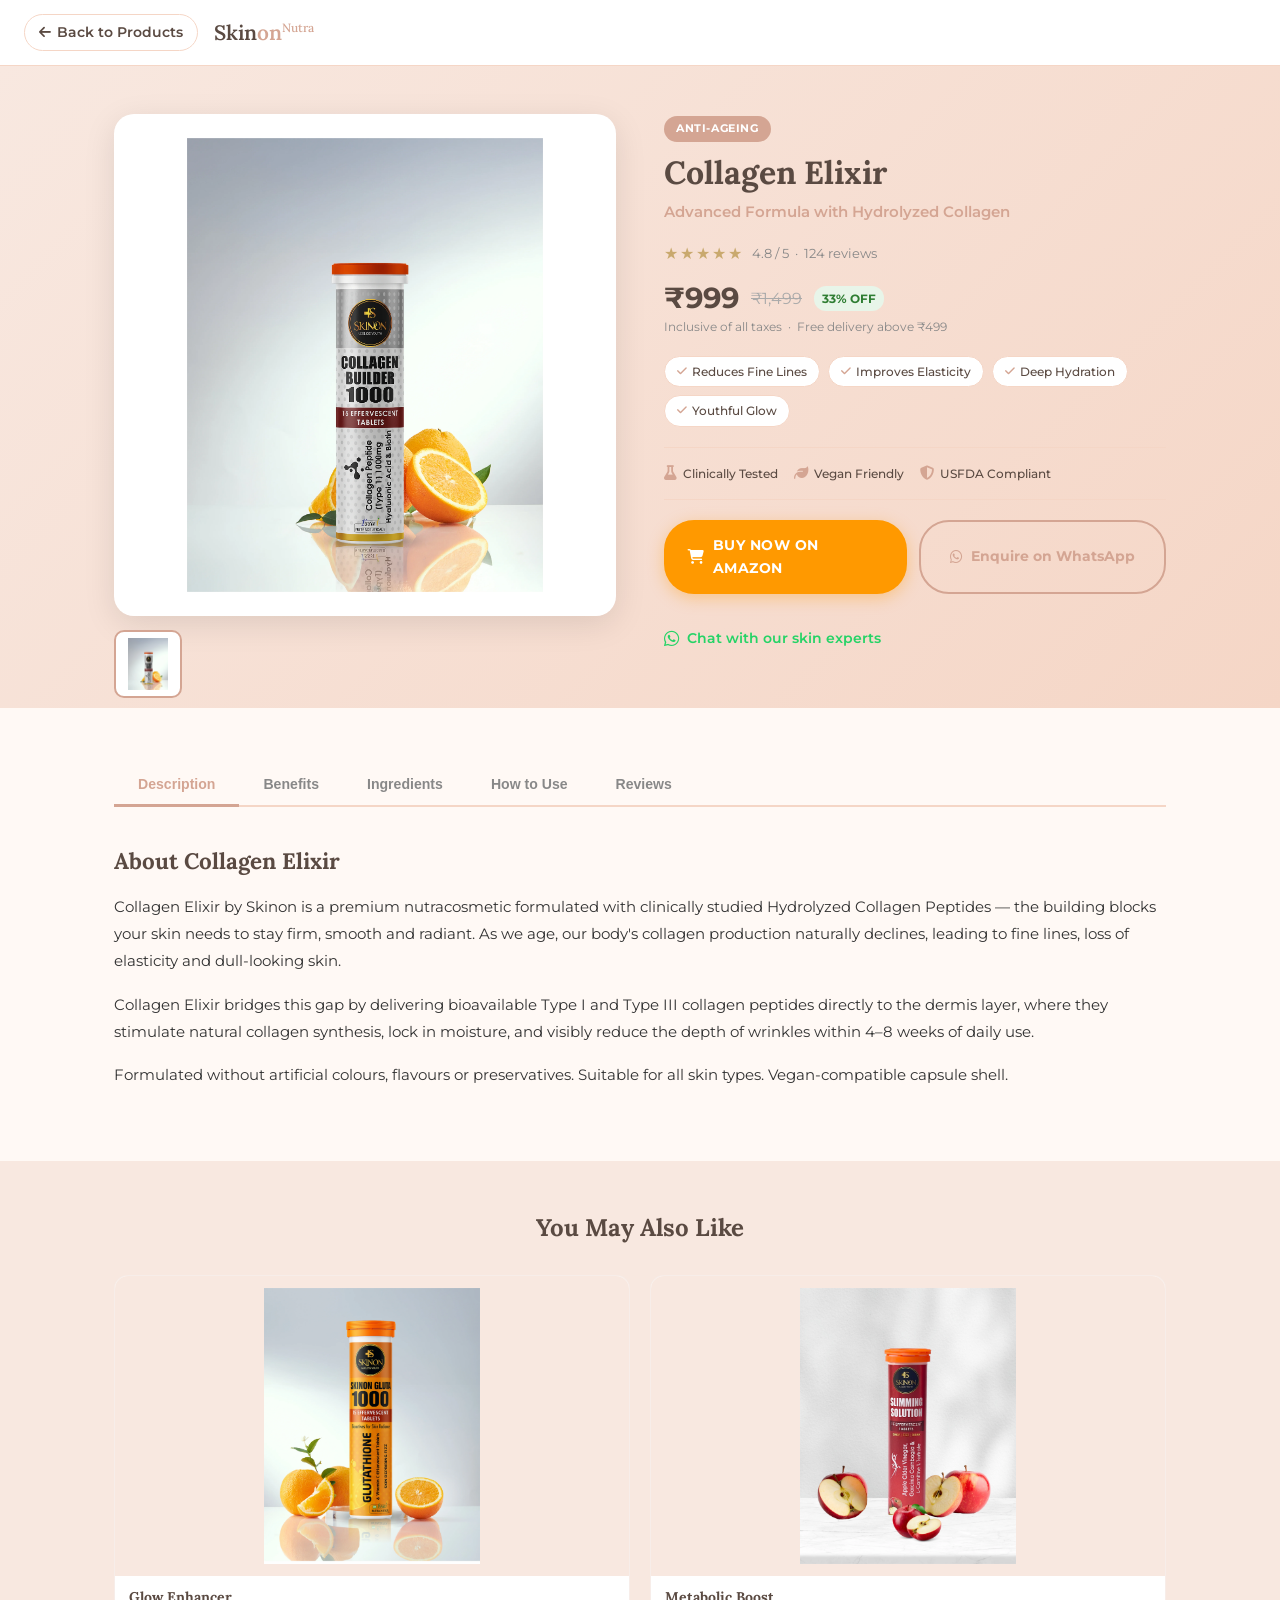
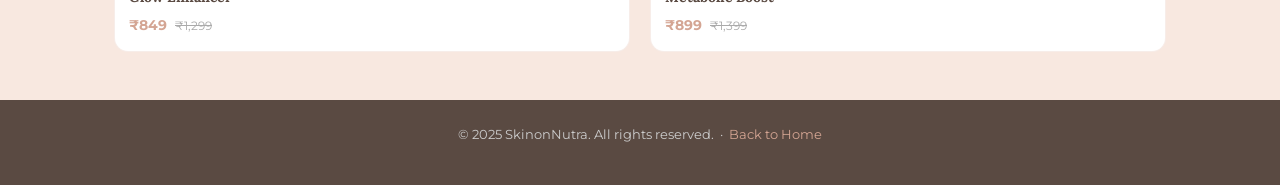
<file: product-collagen.html>
<!DOCTYPE html>
<html lang="en">
<head>
    <meta charset="UTF-8">
    <meta name="viewport" content="width=device-width, initial-scale=1.0">
    <title>Collagen Elixir – Skinon Nutracosmetics</title>
    <meta name="description" content="Collagen Elixir by Skinon – Advanced Hydrolyzed Collagen formula to reduce fine lines, improve elasticity and promote youthful glowing skin from within.">
    <link rel="stylesheet" href="product-detail.css">
    <link rel="preconnect" href="https://fonts.googleapis.com">
    <link rel="preconnect" href="https://fonts.gstatic.com" crossorigin>
    <link href="https://fonts.googleapis.com/css2?family=Montserrat:wght@300;400;500;600;700&family=Lora:wght@400;500;600&display=swap" rel="stylesheet">
    <link rel="stylesheet" href="https://cdnjs.cloudflare.com/ajax/libs/font-awesome/6.4.0/css/all.min.css">
</head>
<body>

<!-- Top bar -->
<div class="pd-topbar">
    <a href="index.html#products" class="pd-back-btn">
        <i class="fas fa-arrow-left"></i> Back to Products
    </a>
    <a href="index.html" class="pd-topbar-logo">Skin<span>on</span><span style="font-size:.75rem;vertical-align:super;font-weight:500">Nutra</span></a>
</div>

<!-- Hero -->
<section class="pd-hero">
    <div class="container">
        <div class="pd-hero-inner">

            <!-- Image gallery -->
            <div class="pd-gallery">
                <div class="pd-main-img-wrap">
                    <img src="products/anti ageing.webp" alt="Collagen Elixir bottle" class="pd-main-img" id="pdMainImg">
                </div>
                <div class="pd-thumbs">
                    <div class="pd-thumb active" onclick="setImg(this,'products/anti ageing.webp')">
                        <img src="products/anti ageing.webp" alt="Collagen Elixir front">
                    </div>
                    <!-- Add more thumb images here as needed -->
                </div>
            </div>

            <!-- Product info -->
            <div class="pd-info">
                <span class="pd-badge">Anti-Ageing</span>
                <h1>Collagen Elixir</h1>
                <p class="pd-tagline">Advanced Formula with Hydrolyzed Collagen</p>

                <div class="pd-rating">
                    <span class="pd-stars">★★★★★</span>
                    <span class="pd-rating-count">4.8 / 5 &nbsp;·&nbsp; 124 reviews</span>
                </div>

                <div class="pd-price-block">
                    <div class="pd-price-row">
                        <span class="pd-price">₹999</span>
                        <span class="pd-mrp">₹1,499</span>
                        <span class="pd-discount">33% OFF</span>
                    </div>
                    <p class="pd-tax-note">Inclusive of all taxes &nbsp;·&nbsp; Free delivery above ₹499</p>
                </div>

                <div class="pd-chips">
                    <span class="pd-chip"><i class="fas fa-check"></i> Reduces Fine Lines</span>
                    <span class="pd-chip"><i class="fas fa-check"></i> Improves Elasticity</span>
                    <span class="pd-chip"><i class="fas fa-check"></i> Deep Hydration</span>
                    <span class="pd-chip"><i class="fas fa-check"></i> Youthful Glow</span>
                </div>

                <div class="pd-trust">
                    <span class="pd-trust-item"><i class="fas fa-flask"></i> Clinically Tested</span>
                    <span class="pd-trust-item"><i class="fas fa-leaf"></i> Vegan Friendly</span>
                    <span class="pd-trust-item"><i class="fas fa-shield-alt"></i> USFDA Compliant</span>
                   
                </div>

                <div class="pd-actions">
                    <a href="https://amzn.in/d/7fDSH8P" target="_blank" class="pd-btn-primary">
                        <i class="fas fa-shopping-cart"></i> Buy Now on Amazon
                    </a>
                    <a href="https://wa.me/917895193023?text=Hi%20Skinon%20Team%2C%20I%27m%20interested%20in%20Collagen%20Elixir.%20Please%20share%20details." target="_blank" class="pd-btn-secondary">
                        <i class="fab fa-whatsapp"></i> Enquire on WhatsApp
                    </a>
                </div>

                <a href="https://wa.me/917895193023" target="_blank" class="pd-whatsapp">
                    <i class="fab fa-whatsapp"></i> Chat with our skin experts
                </a>
            </div>

        </div>
    </div>
</section>

<!-- Detail tabs -->
<section class="pd-body">
    <div class="container">
        <div class="pd-tabs">
            <button class="pd-tab active" onclick="switchTab(this,'tab-desc')">Description</button>
            <button class="pd-tab" onclick="switchTab(this,'tab-benefits')">Benefits</button>
            <button class="pd-tab" onclick="switchTab(this,'tab-ingredients')">Ingredients</button>
            <button class="pd-tab" onclick="switchTab(this,'tab-howtouse')">How to Use</button>
            <button class="pd-tab" onclick="switchTab(this,'tab-reviews')">Reviews</button>
        </div>

        <!-- Description -->
        <div class="pd-tab-panel active" id="tab-desc">
            <div class="pd-description">
                <h2>About Collagen Elixir</h2>
                <p>Collagen Elixir by Skinon is a premium nutracosmetic formulated with clinically studied Hydrolyzed Collagen Peptides — the building blocks your skin needs to stay firm, smooth and radiant. As we age, our body's collagen production naturally declines, leading to fine lines, loss of elasticity and dull-looking skin.</p>
                <p>Collagen Elixir bridges this gap by delivering bioavailable Type I and Type III collagen peptides directly to the dermis layer, where they stimulate natural collagen synthesis, lock in moisture, and visibly reduce the depth of wrinkles within 4–8 weeks of daily use.</p>
                <p>Formulated without artificial colours, flavours or preservatives. Suitable for all skin types. Vegan-compatible capsule shell.</p>
            </div>
        </div>

        <!-- Benefits -->
        <div class="pd-tab-panel" id="tab-benefits">
            <ul class="pd-benefits-list">
                <li><i class="fas fa-check-circle"></i> Visibly reduces fine lines and wrinkles within 4 weeks</li>
                <li><i class="fas fa-check-circle"></i> Improves skin elasticity and firmness</li>
                <li><i class="fas fa-check-circle"></i> Enhances skin hydration and moisture retention</li>
                <li><i class="fas fa-check-circle"></i> Promotes a natural youthful glow</li>
                <li><i class="fas fa-check-circle"></i> Strengthens nails and supports hair health</li>
                <li><i class="fas fa-check-circle"></i> Supports joint comfort and flexibility</li>
                <li><i class="fas fa-check-circle"></i> Free from harmful additives</li>
                <li><i class="fas fa-check-circle"></i> Suitable for daily long-term use</li>
            </ul>
        </div>

        <!-- Ingredients -->
        <div class="pd-tab-panel" id="tab-ingredients">
            <div class="pd-ingredients">
                <h2>Key Ingredients</h2>
                <div class="pd-ing-grid">
                    <div class="pd-ing-card">
                        <div class="pd-ing-name">Hydrolyzed Collagen</div>
                        <div class="pd-ing-dose">500 mg</div>
                        <div class="pd-ing-desc">Type I & III peptides for skin, hair and joints</div>
                    </div>
                    <div class="pd-ing-card">
                        <div class="pd-ing-name">Vitamin C</div>
                        <div class="pd-ing-dose">40 mg</div>
                        <div class="pd-ing-desc">Boosts collagen synthesis & fights free radicals</div>
                    </div>
                    <div class="pd-ing-card">
                        <div class="pd-ing-name">Hyaluronic Acid</div>
                        <div class="pd-ing-dose">50 mg</div>
                        <div class="pd-ing-desc">Retains up to 1000x its weight in moisture</div>
                    </div>
                    <div class="pd-ing-card">
                        <div class="pd-ing-name">Coenzyme Q10</div>
                        <div class="pd-ing-dose">30 mg</div>
                        <div class="pd-ing-desc">Antioxidant that protects cells from oxidative stress</div>
                    </div>
                    <div class="pd-ing-card">
                        <div class="pd-ing-name">Biotin</div>
                        <div class="pd-ing-dose">30 mcg</div>
                        <div class="pd-ing-desc">Supports keratin production for skin and hair</div>
                    </div>
                    <div class="pd-ing-card">
                        <div class="pd-ing-name">Zinc</div>
                        <div class="pd-ing-dose">8 mg</div>
                        <div class="pd-ing-desc">Essential mineral for skin repair and renewal</div>
                    </div>
                </div>
            </div>
        </div>

        <!-- How to use -->
        <div class="pd-tab-panel" id="tab-howtouse">
            <div class="pd-howtouse">
                <h2>How to Use</h2>
                <ol class="pd-steps">
                    <li class="pd-step">
                        <span class="pd-step-num">1</span>
                        <span class="pd-step-text">Take <strong>2 capsules</strong> daily, preferably in the morning or as directed by your healthcare professional.</span>
                    </li>
                    <li class="pd-step">
                        <span class="pd-step-num">2</span>
                        <span class="pd-step-text">Swallow with a full glass of <strong>water or warm milk</strong>. Do not chew.</span>
                    </li>
                    <li class="pd-step">
                        <span class="pd-step-num">3</span>
                        <span class="pd-step-text">For best results, <strong>use consistently for at least 8 weeks</strong>. Results may vary by individual.</span>
                    </li>
                    <li class="pd-step">
                        <span class="pd-step-num">4</span>
                        <span class="pd-step-text">Pair with adequate hydration (2–3 litres of water daily) and a balanced diet rich in Vitamin C for optimal collagen synthesis.</span>
                    </li>
                    <li class="pd-step">
                        <span class="pd-step-num">5</span>
                        <span class="pd-step-text">Store in a <strong>cool, dry place</strong> away from direct sunlight. Keep out of reach of children.</span>
                    </li>
                </ol>
            </div>
        </div>

        <!-- Reviews -->
        <div class="pd-tab-panel" id="tab-reviews">
            <div class="pd-reviews">
                <h2>Customer Reviews</h2>
                <div class="pd-review-card">
                    <div class="pd-reviewer">
                        <span class="pd-reviewer-name">Sarah J.</span>
                        <span class="pd-review-stars">★★★★★</span>
                    </div>
                    <p class="pd-review-text">After using Collagen Elixir for just 4 weeks, I've noticed a significant improvement in my skin's texture and elasticity. My fine lines have diminished and I feel more confident than ever!</p>
                    <p class="pd-review-date">January 15, 2025 · Verified Purchase</p>
                </div>
                <div class="pd-review-card">
                    <div class="pd-reviewer">
                        <span class="pd-reviewer-name">Priya M.</span>
                        <span class="pd-review-stars">★★★★★</span>
                    </div>
                    <p class="pd-review-text">I was sceptical at first but after 2 months of consistent use, my skin looks visibly plumper and my friends keep asking me what I'm doing differently. Highly recommend!</p>
                    <p class="pd-review-date">March 2, 2025 · Verified Purchase</p>
                </div>
                <div class="pd-review-card">
                    <div class="pd-reviewer">
                        <span class="pd-reviewer-name">Anita R.</span>
                        <span class="pd-review-stars">★★★★☆</span>
                    </div>
                    <p class="pd-review-text">Good product, no aftertaste and easy to swallow. My nails have become noticeably stronger. Took about 6 weeks to see skin results but they are definitely there.</p>
                    <p class="pd-review-date">February 18, 2025 · Verified Purchase</p>
                </div>
            </div>
        </div>
    </div>
</section>

<!-- Related products -->
<section class="pd-related">
    <div class="container">
        <h2>You May Also Like</h2>
        <div class="pd-related-grid">
            <a href="product-glow.html" class="pd-related-card">
                <div class="pd-related-img-wrap">
                    <img src="products/skin glow.webp" alt="Glow Enhancer" class="pd-related-img">
                </div>
                <div class="pd-related-info">
                    <h3>Glow Enhancer</h3>
                    <span class="pd-related-price">₹849 <span style="font-size:.78rem;color:#aaa;font-weight:400;text-decoration:line-through;margin-left:4px">₹1,299</span></span>
                </div>
            </a>
            <a href="product-metabolic.html" class="pd-related-card">
                <div class="pd-related-img-wrap">
                    <img src="products/slim product.webp" alt="Metabolic Boost" class="pd-related-img">
                </div>
                <div class="pd-related-info">
                    <h3>Metabolic Boost</h3>
                    <span class="pd-related-price">₹899 <span style="font-size:.78rem;color:#aaa;font-weight:400;text-decoration:line-through;margin-left:4px">₹1,399</span></span>
                </div>
            </a>
        </div>
    </div>
</section>

<footer class="pd-footer">
    <p>&copy; 2025 SkinonNutra. All rights reserved. &nbsp;·&nbsp; <a href="index.html">Back to Home</a></p>
</footer>

<script>
    function switchTab(btn, panelId) {
        document.querySelectorAll('.pd-tab').forEach(t => t.classList.remove('active'));
        document.querySelectorAll('.pd-tab-panel').forEach(p => p.classList.remove('active'));
        btn.classList.add('active');
        document.getElementById(panelId).classList.add('active');
    }

    function setImg(thumb, src) {
        document.getElementById('pdMainImg').src = src;
        document.querySelectorAll('.pd-thumb').forEach(t => t.classList.remove('active'));
        thumb.classList.add('active');
    }
</script>

</body>
</html>
</file>
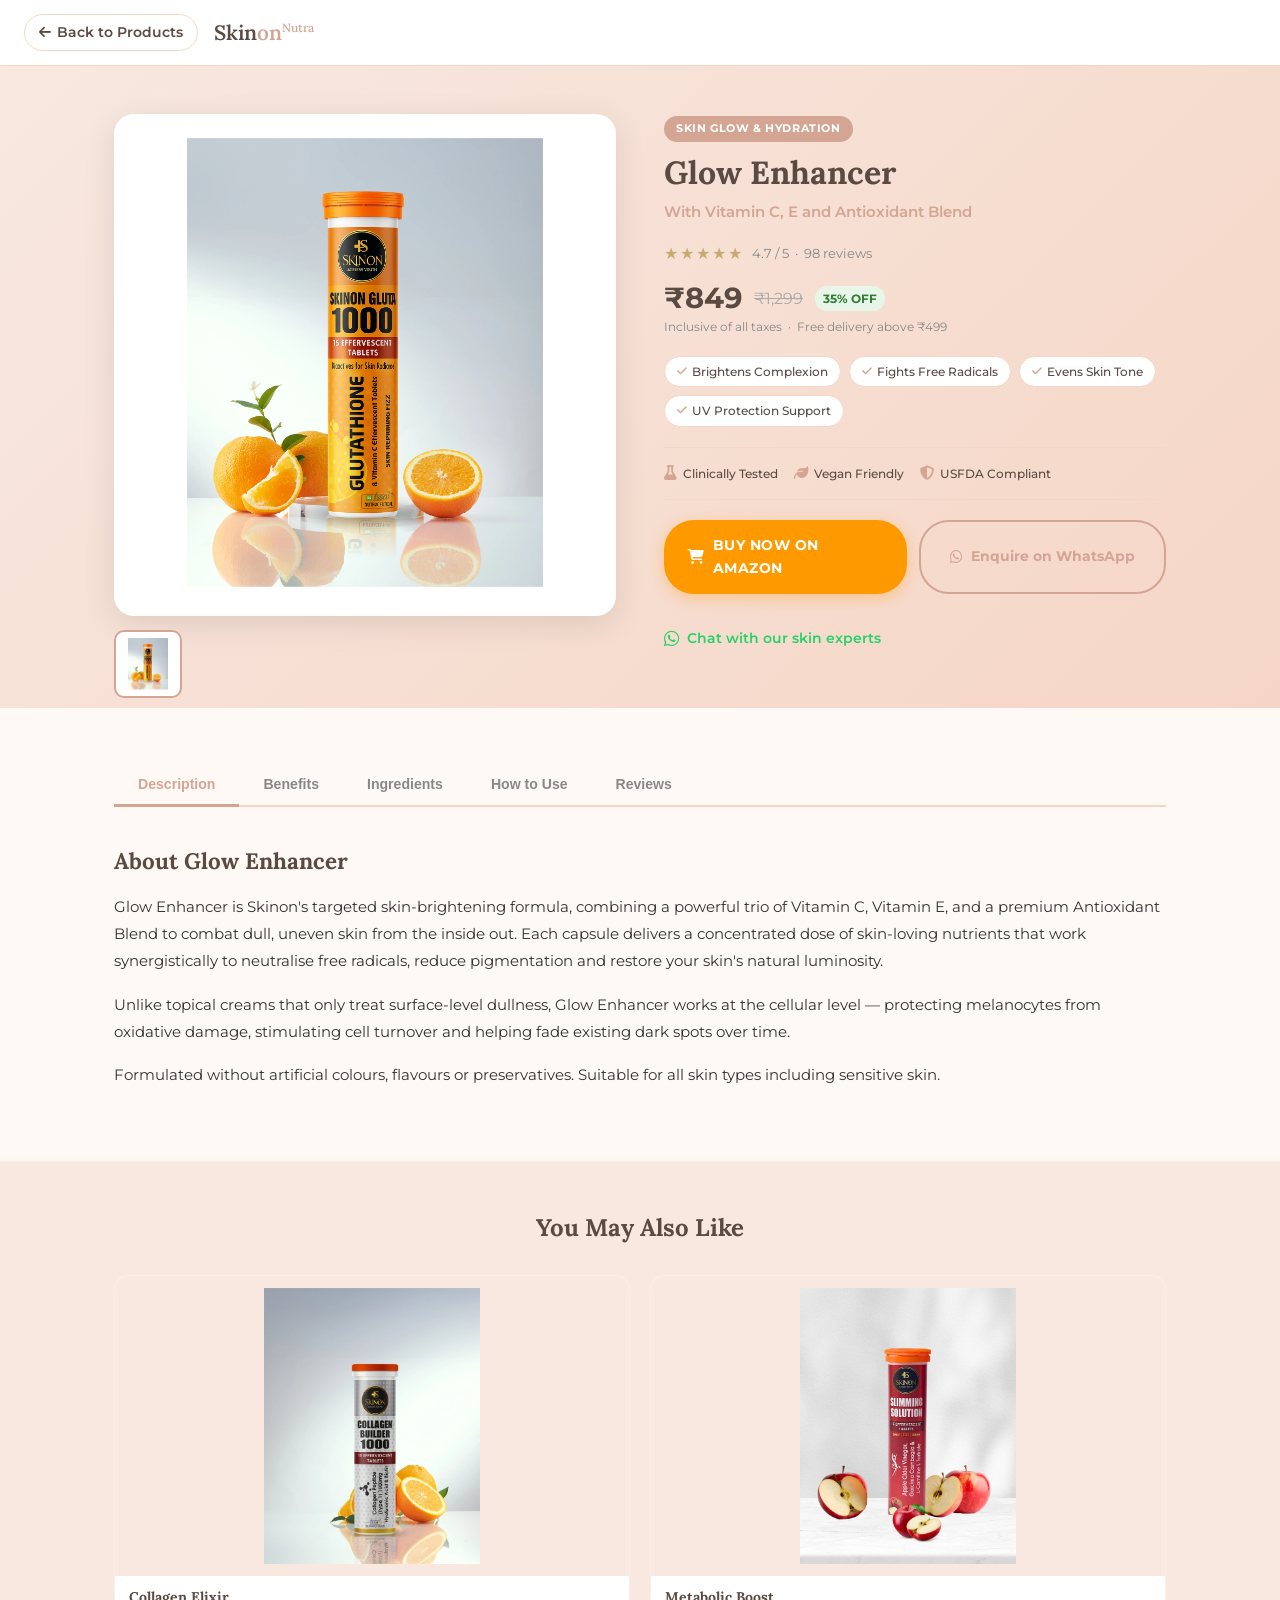
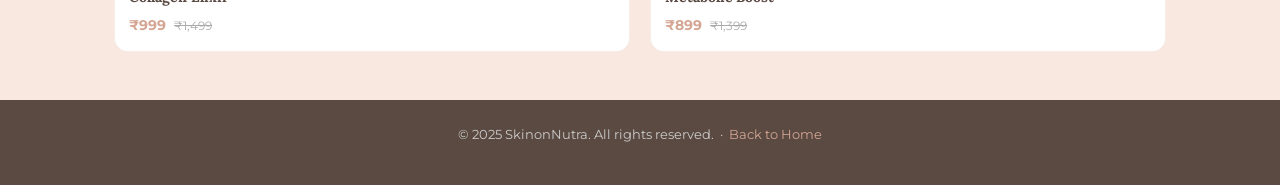
<file: product-glow.html>
<!DOCTYPE html>
<html lang="en">
<head>
    <meta charset="UTF-8">
    <meta name="viewport" content="width=device-width, initial-scale=1.0">
    <title>Glow Enhancer – Skinon Nutracosmetics</title>
    <meta name="description" content="Glow Enhancer by Skinon – Vitamin C, E & Antioxidant Blend for a brighter complexion, even skin tone and all-day radiance from within.">
    <link rel="stylesheet" href="product-detail.css">
    <link rel="preconnect" href="https://fonts.googleapis.com">
    <link rel="preconnect" href="https://fonts.gstatic.com" crossorigin>
    <link href="https://fonts.googleapis.com/css2?family=Montserrat:wght@300;400;500;600;700&family=Lora:wght@400;500;600&display=swap" rel="stylesheet">
    <link rel="stylesheet" href="https://cdnjs.cloudflare.com/ajax/libs/font-awesome/6.4.0/css/all.min.css">
</head>
<body>

<div class="pd-topbar">
    <a href="index.html#products" class="pd-back-btn">
        <i class="fas fa-arrow-left"></i> Back to Products
    </a>
    <a href="index.html" class="pd-topbar-logo">Skin<span>on</span><span style="font-size:.75rem;vertical-align:super;font-weight:500">Nutra</span></a>
</div>

<section class="pd-hero">
    <div class="container">
        <div class="pd-hero-inner">

            <div class="pd-gallery">
                <div class="pd-main-img-wrap">
                    <img src="products/skin glow.webp" alt="Glow Enhancer bottle" class="pd-main-img" id="pdMainImg">
                </div>
                <div class="pd-thumbs">
                    <div class="pd-thumb active" onclick="setImg(this,'products/skin glow.webp')">
                        <img src="products/skin glow.webp" alt="Glow Enhancer front">
                    </div>
                </div>
            </div>

            <div class="pd-info">
                <span class="pd-badge">Skin Glow & Hydration</span>
                <h1>Glow Enhancer</h1>
                <p class="pd-tagline">With Vitamin C, E and Antioxidant Blend</p>

                <div class="pd-rating">
                    <span class="pd-stars">★★★★★</span>
                    <span class="pd-rating-count">4.7 / 5 &nbsp;·&nbsp; 98 reviews</span>
                </div>

                <div class="pd-price-block">
                    <div class="pd-price-row">
                        <span class="pd-price">₹849</span>
                        <span class="pd-mrp">₹1,299</span>
                        <span class="pd-discount">35% OFF</span>
                    </div>
                    <p class="pd-tax-note">Inclusive of all taxes &nbsp;·&nbsp; Free delivery above ₹499</p>
                </div>

                <div class="pd-chips">
                    <span class="pd-chip"><i class="fas fa-check"></i> Brightens Complexion</span>
                    <span class="pd-chip"><i class="fas fa-check"></i> Fights Free Radicals</span>
                    <span class="pd-chip"><i class="fas fa-check"></i> Evens Skin Tone</span>
                    <span class="pd-chip"><i class="fas fa-check"></i> UV Protection Support</span>
                </div>

                <div class="pd-trust">
                    <span class="pd-trust-item"><i class="fas fa-flask"></i> Clinically Tested</span>
                    <span class="pd-trust-item"><i class="fas fa-leaf"></i> Vegan Friendly</span>
                    <span class="pd-trust-item"><i class="fas fa-shield-alt"></i> USFDA Compliant</span>
                    
                </div>

                <div class="pd-actions">
                    <a href="https://amzn.in/d/7fDSH8P" target="_blank" class="pd-btn-primary">
                        <i class="fas fa-shopping-cart"></i> Buy Now on Amazon
                    </a>
                    <a href="https://wa.me/917895193023?text=Hi%20Skinon%20Team%2C%20I%27m%20interested%20in%20Glow%20Enhancer.%20Please%20share%20details." target="_blank" class="pd-btn-secondary">
                        <i class="fab fa-whatsapp"></i> Enquire on WhatsApp
                    </a>
                </div>
                <a href="https://wa.me/917895193023" target="_blank" class="pd-whatsapp">
                    <i class="fab fa-whatsapp"></i> Chat with our skin experts
                </a>
            </div>

        </div>
    </div>
</section>

<section class="pd-body">
    <div class="container">
        <div class="pd-tabs">
            <button class="pd-tab active" onclick="switchTab(this,'tab-desc')">Description</button>
            <button class="pd-tab" onclick="switchTab(this,'tab-benefits')">Benefits</button>
            <button class="pd-tab" onclick="switchTab(this,'tab-ingredients')">Ingredients</button>
            <button class="pd-tab" onclick="switchTab(this,'tab-howtouse')">How to Use</button>
            <button class="pd-tab" onclick="switchTab(this,'tab-reviews')">Reviews</button>
        </div>

        <div class="pd-tab-panel active" id="tab-desc">
            <div class="pd-description">
                <h2>About Glow Enhancer</h2>
                <p>Glow Enhancer is Skinon's targeted skin-brightening formula, combining a powerful trio of Vitamin C, Vitamin E, and a premium Antioxidant Blend to combat dull, uneven skin from the inside out. Each capsule delivers a concentrated dose of skin-loving nutrients that work synergistically to neutralise free radicals, reduce pigmentation and restore your skin's natural luminosity.</p>
                <p>Unlike topical creams that only treat surface-level dullness, Glow Enhancer works at the cellular level — protecting melanocytes from oxidative damage, stimulating cell turnover and helping fade existing dark spots over time.</p>
                <p>Formulated without artificial colours, flavours or preservatives. Suitable for all skin types including sensitive skin.</p>
            </div>
        </div>

        <div class="pd-tab-panel" id="tab-benefits">
            <ul class="pd-benefits-list">
                <li><i class="fas fa-check-circle"></i> Brightens overall complexion noticeably</li>
                <li><i class="fas fa-check-circle"></i> Fights free radical damage from UV and pollution</li>
                <li><i class="fas fa-check-circle"></i> Evens skin tone and fades dark spots</li>
                <li><i class="fas fa-check-circle"></i> Protects against environmental stressors</li>
                <li><i class="fas fa-check-circle"></i> Boosts natural skin luminosity</li>
                <li><i class="fas fa-check-circle"></i> Supports collagen production for firmer skin</li>
                <li><i class="fas fa-check-circle"></i> Reduces inflammation and redness</li>
                <li><i class="fas fa-check-circle"></i> Enhances skin's natural defence mechanisms</li>
            </ul>
        </div>

        <div class="pd-tab-panel" id="tab-ingredients">
            <div class="pd-ingredients">
                <h2>Key Ingredients</h2>
                <div class="pd-ing-grid">
                    <div class="pd-ing-card">
                        <div class="pd-ing-name">Vitamin C (Ascorbic Acid)</div>
                        <div class="pd-ing-dose">500 mg</div>
                        <div class="pd-ing-desc">Brightens skin, boosts collagen, fades pigmentation</div>
                    </div>
                    <div class="pd-ing-card">
                        <div class="pd-ing-name">Vitamin E (Tocopherol)</div>
                        <div class="pd-ing-dose">15 mg</div>
                        <div class="pd-ing-desc">Powerful fat-soluble antioxidant protecting cell membranes</div>
                    </div>
                    <div class="pd-ing-card">
                        <div class="pd-ing-name">Glutathione</div>
                        <div class="pd-ing-dose">250 mg</div>
                        <div class="pd-ing-desc">Master antioxidant for skin brightening and detox</div>
                    </div>
                    <div class="pd-ing-card">
                        <div class="pd-ing-name">Alpha Lipoic Acid</div>
                        <div class="pd-ing-dose">50 mg</div>
                        <div class="pd-ing-desc">Regenerates Vitamin C & E, reduces fine lines</div>
                    </div>
                    <div class="pd-ing-card">
                        <div class="pd-ing-name">Grape Seed Extract</div>
                        <div class="pd-ing-dose">100 mg</div>
                        <div class="pd-ing-desc">OPC antioxidants for UV protection support</div>
                    </div>
                    <div class="pd-ing-card">
                        <div class="pd-ing-name">Zinc</div>
                        <div class="pd-ing-dose">8 mg</div>
                        <div class="pd-ing-desc">Regulates sebum, supports skin healing</div>
                    </div>
                </div>
            </div>
        </div>

        <div class="pd-tab-panel" id="tab-howtouse">
            <div class="pd-howtouse">
                <h2>How to Use</h2>
                <ol class="pd-steps">
                    <li class="pd-step">
                        <span class="pd-step-num">1</span>
                        <span class="pd-step-text">Take <strong>1–2 capsules</strong> daily, preferably after a meal.</span>
                    </li>
                    <li class="pd-step">
                        <span class="pd-step-num">2</span>
                        <span class="pd-step-text">Swallow with a full glass of <strong>water or orange juice</strong> (Vitamin C absorption is enhanced in an acidic medium).</span>
                    </li>
                    <li class="pd-step">
                        <span class="pd-step-num">3</span>
                        <span class="pd-step-text">Use <strong>consistently for 8–12 weeks</strong> for visible brightening results.</span>
                    </li>
                    <li class="pd-step">
                        <span class="pd-step-num">4</span>
                        <span class="pd-step-text">Apply a broad-spectrum sunscreen (SPF 30+) daily for optimal results, as Vitamin C works best alongside UV protection.</span>
                    </li>
                    <li class="pd-step">
                        <span class="pd-step-num">5</span>
                        <span class="pd-step-text">Store in a <strong>cool, dry place</strong> away from direct sunlight.</span>
                    </li>
                </ol>
            </div>
        </div>

        <div class="pd-tab-panel" id="tab-reviews">
            <div class="pd-reviews">
                <h2>Customer Reviews</h2>
                <div class="pd-review-card">
                    <div class="pd-reviewer">
                        <span class="pd-reviewer-name">Emily R.</span>
                        <span class="pd-review-stars">★★★★★</span>
                    </div>
                    <p class="pd-review-text">I've struggled with dull skin for years. The Glow Enhancer has given me the radiant complexion I've always wanted. My friends keep asking what I'm doing differently!</p>
                    <p class="pd-review-date">January 28, 2025 · Verified Purchase</p>
                </div>
                <div class="pd-review-card">
                    <div class="pd-reviewer">
                        <span class="pd-reviewer-name">Kavya S.</span>
                        <span class="pd-review-stars">★★★★★</span>
                    </div>
                    <p class="pd-review-text">My skin tone has evened out considerably. Old tan marks are fading and I wake up looking refreshed. Worth every rupee.</p>
                    <p class="pd-review-date">February 10, 2025 · Verified Purchase</p>
                </div>
                <div class="pd-review-card">
                    <div class="pd-reviewer">
                        <span class="pd-reviewer-name">Deepa N.</span>
                        <span class="pd-review-stars">★★★★☆</span>
                    </div>
                    <p class="pd-review-text">Good product but takes patience. Started seeing results after week 5. My skin is definitely brighter and has more of a healthy glow now. Will continue using.</p>
                    <p class="pd-review-date">March 5, 2025 · Verified Purchase</p>
                </div>
            </div>
        </div>
    </div>
</section>

<section class="pd-related">
    <div class="container">
        <h2>You May Also Like</h2>
        <div class="pd-related-grid">
            <a href="product-collagen.html" class="pd-related-card">
                <div class="pd-related-img-wrap">
                    <img src="products/anti ageing.webp" alt="Collagen Elixir" class="pd-related-img">
                </div>
                <div class="pd-related-info">
                    <h3>Collagen Elixir</h3>
                    <span class="pd-related-price">₹999 <span style="font-size:.78rem;color:#aaa;font-weight:400;text-decoration:line-through;margin-left:4px">₹1,499</span></span>
                </div>
            </a>
            <a href="product-metabolic.html" class="pd-related-card">
                <div class="pd-related-img-wrap">
                    <img src="products/slim product.webp" alt="Metabolic Boost" class="pd-related-img">
                </div>
                <div class="pd-related-info">
                    <h3>Metabolic Boost</h3>
                    <span class="pd-related-price">₹899 <span style="font-size:.78rem;color:#aaa;font-weight:400;text-decoration:line-through;margin-left:4px">₹1,399</span></span>
                </div>
            </a>
        </div>
    </div>
</section>

<footer class="pd-footer">
    <p>&copy; 2025 SkinonNutra. All rights reserved. &nbsp;·&nbsp; <a href="index.html">Back to Home</a></p>
</footer>

<script>
    function switchTab(btn, panelId) {
        document.querySelectorAll('.pd-tab').forEach(t => t.classList.remove('active'));
        document.querySelectorAll('.pd-tab-panel').forEach(p => p.classList.remove('active'));
        btn.classList.add('active');
        document.getElementById(panelId).classList.add('active');
    }
    function setImg(thumb, src) {
        document.getElementById('pdMainImg').src = src;
        document.querySelectorAll('.pd-thumb').forEach(t => t.classList.remove('active'));
        thumb.classList.add('active');
    }
</script>
</body>
</html>
</file>
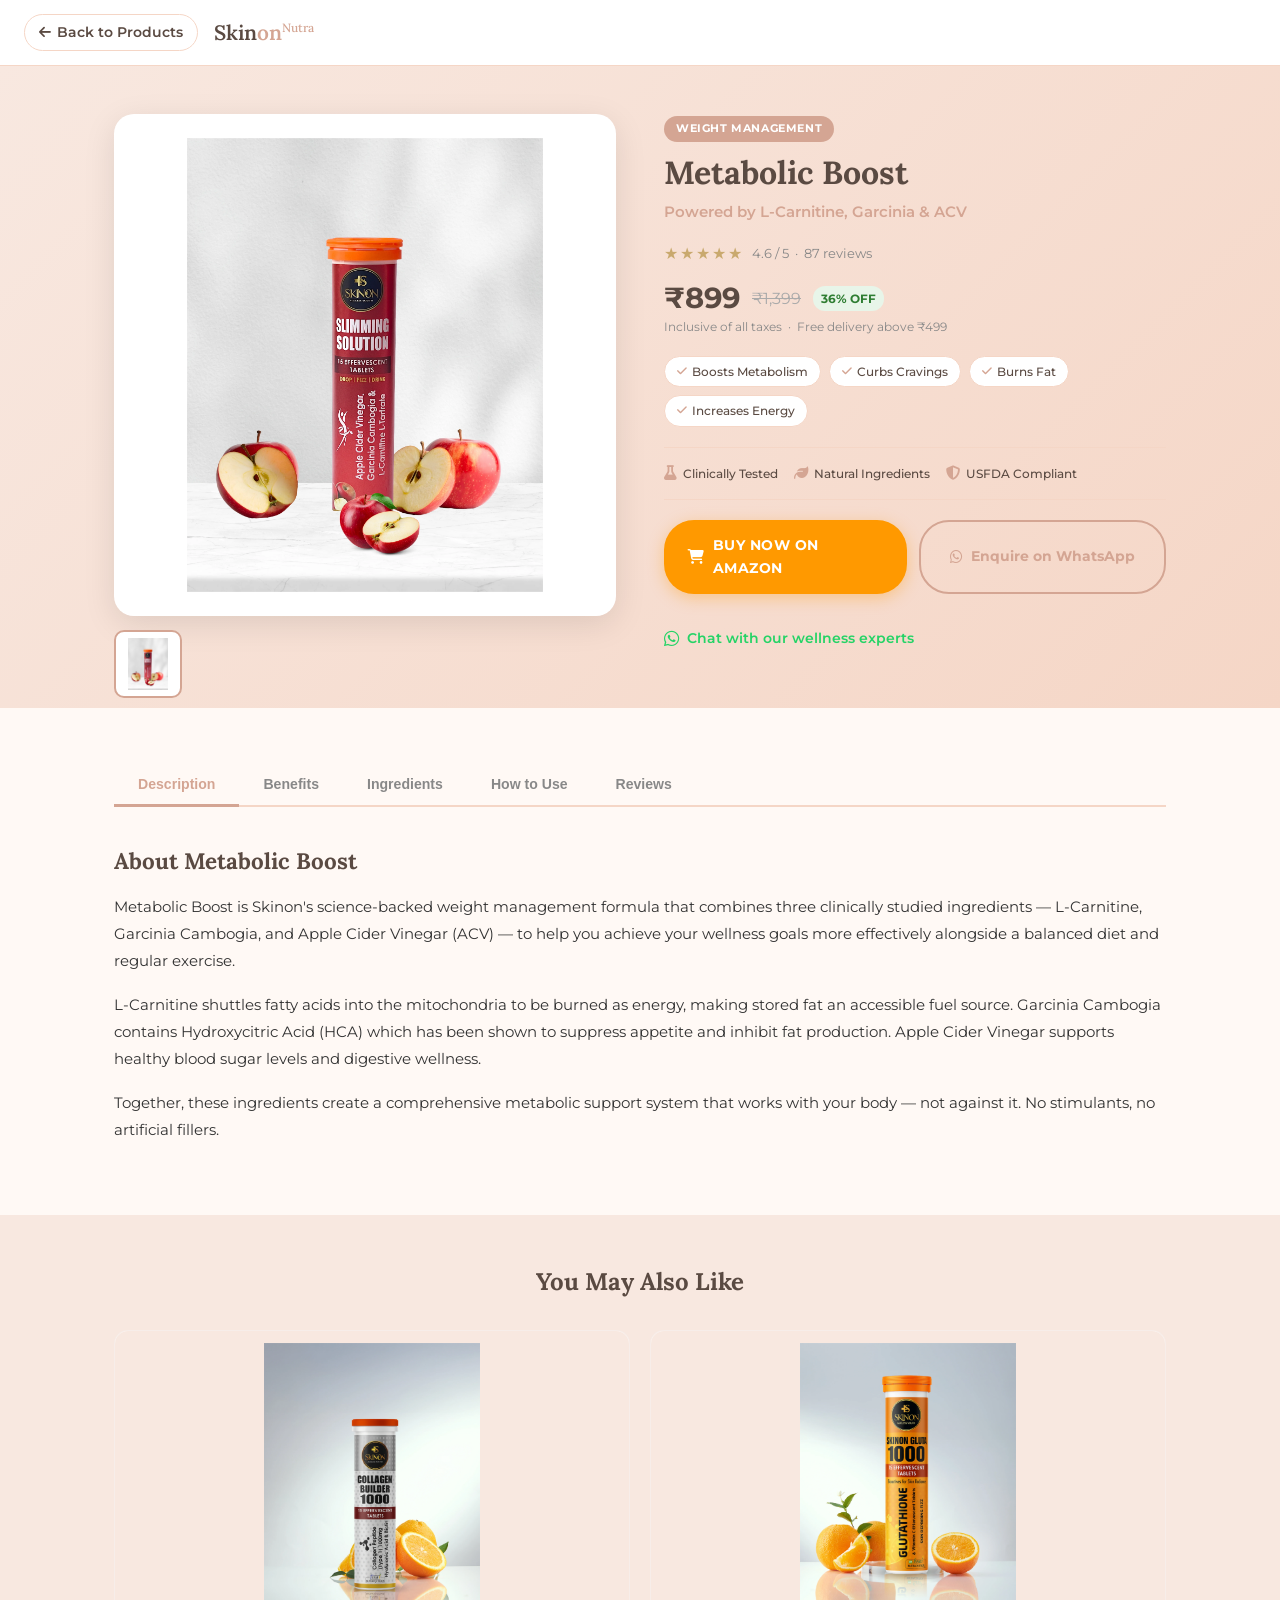
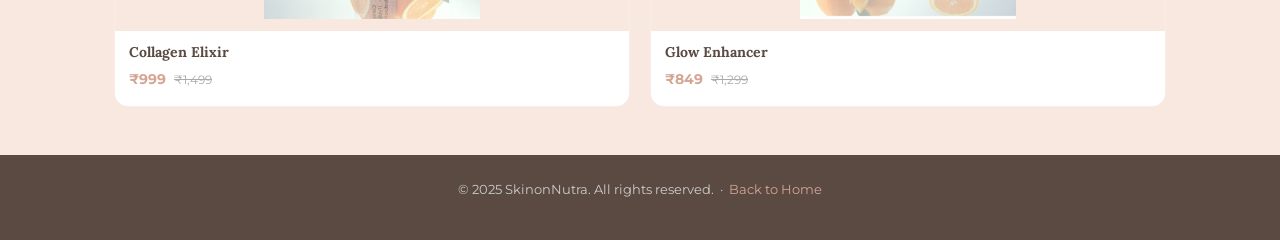
<file: product-metabolic.html>
<!DOCTYPE html>
<html lang="en">
<head>
    <meta charset="UTF-8">
    <meta name="viewport" content="width=device-width, initial-scale=1.0">
    <title>Metabolic Boost – Skinon Nutracosmetics</title>
    <meta name="description" content="Metabolic Boost by Skinon – L-Carnitine, Garcinia Cambogia & Apple Cider Vinegar formula for weight management, boosted metabolism and sustained energy.">
    <link rel="stylesheet" href="product-detail.css">
    <link rel="preconnect" href="https://fonts.googleapis.com">
    <link rel="preconnect" href="https://fonts.gstatic.com" crossorigin>
    <link href="https://fonts.googleapis.com/css2?family=Montserrat:wght@300;400;500;600;700&family=Lora:wght@400;500;600&display=swap" rel="stylesheet">
    <link rel="stylesheet" href="https://cdnjs.cloudflare.com/ajax/libs/font-awesome/6.4.0/css/all.min.css">
</head>
<body>

<div class="pd-topbar">
    <a href="index.html#products" class="pd-back-btn">
        <i class="fas fa-arrow-left"></i> Back to Products
    </a>
    <a href="index.html" class="pd-topbar-logo">Skin<span>on</span><span style="font-size:.75rem;vertical-align:super;font-weight:500">Nutra</span></a>
</div>

<section class="pd-hero">
    <div class="container">
        <div class="pd-hero-inner">

            <div class="pd-gallery">
                <div class="pd-main-img-wrap">
                    <img src="products/slim product.webp" alt="Metabolic Boost bottle" class="pd-main-img" id="pdMainImg">
                </div>
                <div class="pd-thumbs">
                    <div class="pd-thumb active" onclick="setImg(this,'products/slim product.webp')">
                        <img src="products/slim product.webp" alt="Metabolic Boost front">
                    </div>
                </div>
            </div>

            <div class="pd-info">
                <span class="pd-badge">Weight Management</span>
                <h1>Metabolic Boost</h1>
                <p class="pd-tagline">Powered by L-Carnitine, Garcinia & ACV</p>

                <div class="pd-rating">
                    <span class="pd-stars">★★★★★</span>
                    <span class="pd-rating-count">4.6 / 5 &nbsp;·&nbsp; 87 reviews</span>
                </div>

                <div class="pd-price-block">
                    <div class="pd-price-row">
                        <span class="pd-price">₹899</span>
                        <span class="pd-mrp">₹1,399</span>
                        <span class="pd-discount">36% OFF</span>
                    </div>
                    <p class="pd-tax-note">Inclusive of all taxes &nbsp;·&nbsp; Free delivery above ₹499</p>
                </div>

                <div class="pd-chips">
                    <span class="pd-chip"><i class="fas fa-check"></i> Boosts Metabolism</span>
                    <span class="pd-chip"><i class="fas fa-check"></i> Curbs Cravings</span>
                    <span class="pd-chip"><i class="fas fa-check"></i> Burns Fat</span>
                    <span class="pd-chip"><i class="fas fa-check"></i> Increases Energy</span>
                </div>

                <div class="pd-trust">
                    <span class="pd-trust-item"><i class="fas fa-flask"></i> Clinically Tested</span>
                    <span class="pd-trust-item"><i class="fas fa-leaf"></i> Natural Ingredients</span>
                    <span class="pd-trust-item"><i class="fas fa-shield-alt"></i> USFDA Compliant</span>
                    
                </div>

                <div class="pd-actions">
                    <a href="https://amzn.in/d/7fDSH8P" target="_blank" class="pd-btn-primary">
                        <i class="fas fa-shopping-cart"></i> Buy Now on Amazon
                    </a>
                    <a href="https://wa.me/917895193023?text=Hi%20Skinon%20Team%2C%20I%27m%20interested%20in%20Metabolic%20Boost.%20Please%20share%20details." target="_blank" class="pd-btn-secondary">
                        <i class="fab fa-whatsapp"></i> Enquire on WhatsApp
                    </a>
                </div>
                <a href="https://wa.me/917895193023" target="_blank" class="pd-whatsapp">
                    <i class="fab fa-whatsapp"></i> Chat with our wellness experts
                </a>
            </div>

        </div>
    </div>
</section>

<section class="pd-body">
    <div class="container">
        <div class="pd-tabs">
            <button class="pd-tab active" onclick="switchTab(this,'tab-desc')">Description</button>
            <button class="pd-tab" onclick="switchTab(this,'tab-benefits')">Benefits</button>
            <button class="pd-tab" onclick="switchTab(this,'tab-ingredients')">Ingredients</button>
            <button class="pd-tab" onclick="switchTab(this,'tab-howtouse')">How to Use</button>
            <button class="pd-tab" onclick="switchTab(this,'tab-reviews')">Reviews</button>
        </div>

        <div class="pd-tab-panel active" id="tab-desc">
            <div class="pd-description">
                <h2>About Metabolic Boost</h2>
                <p>Metabolic Boost is Skinon's science-backed weight management formula that combines three clinically studied ingredients — L-Carnitine, Garcinia Cambogia, and Apple Cider Vinegar (ACV) — to help you achieve your wellness goals more effectively alongside a balanced diet and regular exercise.</p>
                <p>L-Carnitine shuttles fatty acids into the mitochondria to be burned as energy, making stored fat an accessible fuel source. Garcinia Cambogia contains Hydroxycitric Acid (HCA) which has been shown to suppress appetite and inhibit fat production. Apple Cider Vinegar supports healthy blood sugar levels and digestive wellness.</p>
                <p>Together, these ingredients create a comprehensive metabolic support system that works with your body — not against it. No stimulants, no artificial fillers.</p>
            </div>
        </div>

        <div class="pd-tab-panel" id="tab-benefits">
            <ul class="pd-benefits-list">
                <li><i class="fas fa-check-circle"></i> Supports healthy weight management</li>
                <li><i class="fas fa-check-circle"></i> Boosts metabolism naturally</li>
                <li><i class="fas fa-check-circle"></i> Curbs appetite and reduces cravings</li>
                <li><i class="fas fa-check-circle"></i> Increases energy levels throughout the day</li>
                <li><i class="fas fa-check-circle"></i> Promotes fat utilisation as energy</li>
                <li><i class="fas fa-check-circle"></i> Supports healthy blood sugar balance</li>
                <li><i class="fas fa-check-circle"></i> Improves digestive health</li>
                <li><i class="fas fa-check-circle"></i> No stimulants or artificial additives</li>
            </ul>
        </div>

        <div class="pd-tab-panel" id="tab-ingredients">
            <div class="pd-ingredients">
                <h2>Key Ingredients</h2>
                <div class="pd-ing-grid">
                    <div class="pd-ing-card">
                        <div class="pd-ing-name">L-Carnitine</div>
                        <div class="pd-ing-dose">500 mg</div>
                        <div class="pd-ing-desc">Transports fatty acids to mitochondria for energy</div>
                    </div>
                    <div class="pd-ing-card">
                        <div class="pd-ing-name">Garcinia Cambogia (HCA 60%)</div>
                        <div class="pd-ing-dose">400 mg</div>
                        <div class="pd-ing-desc">Suppresses appetite, inhibits fat synthesis</div>
                    </div>
                    <div class="pd-ing-card">
                        <div class="pd-ing-name">Apple Cider Vinegar (ACV)</div>
                        <div class="pd-ing-dose">300 mg</div>
                        <div class="pd-ing-desc">Supports blood sugar balance and gut health</div>
                    </div>
                    <div class="pd-ing-card">
                        <div class="pd-ing-name">Green Tea Extract</div>
                        <div class="pd-ing-dose">200 mg</div>
                        <div class="pd-ing-desc">EGCG for thermogenesis and antioxidant protection</div>
                    </div>
                    <div class="pd-ing-card">
                        <div class="pd-ing-name">Chromium Picolinate</div>
                        <div class="pd-ing-dose">200 mcg</div>
                        <div class="pd-ing-desc">Enhances insulin sensitivity and reduces cravings</div>
                    </div>
                    <div class="pd-ing-card">
                        <div class="pd-ing-name">Piperine (Black Pepper)</div>
                        <div class="pd-ing-dose">5 mg</div>
                        <div class="pd-ing-desc">Enhances bioavailability of all other ingredients</div>
                    </div>
                </div>
            </div>
        </div>

        <div class="pd-tab-panel" id="tab-howtouse">
            <div class="pd-howtouse">
                <h2>How to Use</h2>
                <ol class="pd-steps">
                    <li class="pd-step">
                        <span class="pd-step-num">1</span>
                        <span class="pd-step-text">Take <strong>2 capsules</strong> daily — 1 before breakfast and 1 before lunch, or as directed by your healthcare professional.</span>
                    </li>
                    <li class="pd-step">
                        <span class="pd-step-num">2</span>
                        <span class="pd-step-text">Swallow with a full glass of <strong>warm water</strong>. Do not take on an empty stomach.</span>
                    </li>
                    <li class="pd-step">
                        <span class="pd-step-num">3</span>
                        <span class="pd-step-text">For best results, combine with a <strong>balanced diet and regular exercise</strong> (at least 30 minutes, 5 days a week).</span>
                    </li>
                    <li class="pd-step">
                        <span class="pd-step-num">4</span>
                        <span class="pd-step-text">Stay well-hydrated throughout the day — aim for <strong>2–3 litres of water</strong> daily.</span>
                    </li>
                    <li class="pd-step">
                        <span class="pd-step-num">5</span>
                        <span class="pd-step-text">Use consistently for at least <strong>12 weeks</strong> for optimal results. Not recommended for pregnant or nursing women.</span>
                    </li>
                </ol>
            </div>
        </div>

        <div class="pd-tab-panel" id="tab-reviews">
            <div class="pd-reviews">
                <h2>Customer Reviews</h2>
                <div class="pd-review-card">
                    <div class="pd-reviewer">
                        <span class="pd-reviewer-name">Michael T.</span>
                        <span class="pd-review-stars">★★★★★</span>
                    </div>
                    <p class="pd-review-text">The Metabolic Boost formula has been a game-changer for my wellness journey. I've lost 8 pounds in 2 months without drastic diet changes, and I have so much more energy throughout the day.</p>
                    <p class="pd-review-date">February 10, 2025 · Verified Purchase</p>
                </div>
                <div class="pd-review-card">
                    <div class="pd-reviewer">
                        <span class="pd-reviewer-name">Rekha P.</span>
                        <span class="pd-review-stars">★★★★★</span>
                    </div>
                    <p class="pd-review-text">I was struggling with post-pregnancy weight. This combined with walking has helped me shed 5 kg in 10 weeks. The cravings have reduced significantly. Very happy!</p>
                    <p class="pd-review-date">March 12, 2025 · Verified Purchase</p>
                </div>
                <div class="pd-review-card">
                    <div class="pd-reviewer">
                        <span class="pd-reviewer-name">Suresh K.</span>
                        <span class="pd-review-stars">★★★★☆</span>
                    </div>
                    <p class="pd-review-text">Good product. I feel more energetic in the mornings and definitely eat less at lunch. Scale hasn't moved dramatically yet (3 weeks in) but I feel the difference. Will give it more time.</p>
                    <p class="pd-review-date">February 28, 2025 · Verified Purchase</p>
                </div>
            </div>
        </div>
    </div>
</section>

<section class="pd-related">
    <div class="container">
        <h2>You May Also Like</h2>
        <div class="pd-related-grid">
            <a href="product-collagen.html" class="pd-related-card">
                <div class="pd-related-img-wrap">
                    <img src="products/anti ageing.webp" alt="Collagen Elixir" class="pd-related-img">
                </div>
                <div class="pd-related-info">
                    <h3>Collagen Elixir</h3>
                    <span class="pd-related-price">₹999 <span style="font-size:.78rem;color:#aaa;font-weight:400;text-decoration:line-through;margin-left:4px">₹1,499</span></span>
                </div>
            </a>
            <a href="product-glow.html" class="pd-related-card">
                <div class="pd-related-img-wrap">
                    <img src="products/skin glow.webp" alt="Glow Enhancer" class="pd-related-img">
                </div>
                <div class="pd-related-info">
                    <h3>Glow Enhancer</h3>
                    <span class="pd-related-price">₹849 <span style="font-size:.78rem;color:#aaa;font-weight:400;text-decoration:line-through;margin-left:4px">₹1,299</span></span>
                </div>
            </a>
        </div>
    </div>
</section>

<footer class="pd-footer">
    <p>&copy; 2025 SkinonNutra. All rights reserved. &nbsp;·&nbsp; <a href="index.html">Back to Home</a></p>
</footer>

<script>
    function switchTab(btn, panelId) {
        document.querySelectorAll('.pd-tab').forEach(t => t.classList.remove('active'));
        document.querySelectorAll('.pd-tab-panel').forEach(p => p.classList.remove('active'));
        btn.classList.add('active');
        document.getElementById(panelId).classList.add('active');
    }
    function setImg(thumb, src) {
        document.getElementById('pdMainImg').src = src;
        document.querySelectorAll('.pd-thumb').forEach(t => t.classList.remove('active'));
        thumb.classList.add('active');
    }
</script>
</body>
</html>
</file>
<file: product-detail.css>
/* =============================================================
   SKINON — product-detail.css
   Shared styles for all individual product pages.
   ============================================================= */

:root {
    --primary:  #f8e8e0;
    --secondary:#f5d6c6;
    --accent:   #d4a593;
    --dark:     #5a4a42;
    --light:    #fff9f5;
    --text:     #333333;
    --gold:     #c9a96e;
}

* { margin: 0; padding: 0; box-sizing: border-box; }

body {
    font-family: Montserrat, sans-serif;
    color: var(--text);
    background: var(--light);
    line-height: 1.6;
    overflow-x: hidden;
}

h1,h2,h3,h4 { font-family: Lora, serif; margin-bottom: .75rem; }
p { margin-bottom: 1rem; }
a { text-decoration: none; }

.container {
    width: 100%; max-width: 1100px;
    margin: 0 auto; padding: 0 24px;
}

/* ── TOP NAV BAR ──────────────────────────────────────────── */
.pd-topbar {
    background: rgba(255,255,255,.92);
    backdrop-filter: blur(10px);
    position: sticky; top: 0; z-index: 100;
    border-bottom: 1px solid var(--secondary);
    padding: 14px 24px;
    display: flex; align-items: center; gap: 16px;
}

.pd-back-btn {
    display: inline-flex; align-items: center; gap: 6px;
    color: var(--dark); font-weight: 600; font-size: .9rem;
    padding: 6px 14px; border-radius: 20px;
    border: 1.5px solid var(--secondary);
    transition: .25s;
}
.pd-back-btn:hover { background: var(--accent); color: #fff; border-color: var(--accent); }
.pd-back-btn i { font-size: .85rem; }

.pd-topbar-logo {
    font-family: Lora, serif;
    font-size: 1.3rem; font-weight: 600;
    color: var(--dark);
}
.pd-topbar-logo span { color: var(--accent); }

/* ── HERO STRIP ───────────────────────────────────────────── */
.pd-hero {
    background: linear-gradient(135deg, var(--primary) 0%, var(--secondary) 100%);
    padding: 48px 0 0;
}

.pd-hero-inner {
    display: grid;
    grid-template-columns: 1fr 1fr;
    gap: 48px;
    align-items: flex-start;
}

/* ── IMAGE SIDE ───────────────────────────────────────────── */
.pd-gallery {
    position: sticky;
    top: 70px;
}

.pd-main-img-wrap {
    background: #fff;
    border-radius: 20px;
    box-shadow: 0 8px 32px rgba(0,0,0,.1);
    padding: 24px;
    display: flex; align-items: center; justify-content: center;
    aspect-ratio: 1/1;
    overflow: hidden;
}

.pd-main-img {
    width: 100%; height: 100%;
    object-fit: contain;
    object-position: center;
    border-radius: 12px;
    transition: transform .4s;
}
.pd-main-img:hover { transform: scale(1.04); }

.pd-thumbs {
    display: flex; gap: 10px; margin-top: 14px; flex-wrap: wrap;
}

.pd-thumb {
    width: 68px; height: 68px;
    background: #fff; border-radius: 10px;
    padding: 6px; cursor: pointer;
    border: 2px solid transparent;
    transition: .2s; overflow: hidden;
    display: flex; align-items: center; justify-content: center;
}
.pd-thumb:hover, .pd-thumb.active { border-color: var(--accent); }
.pd-thumb img { width: 100%; height: 100%; object-fit: contain; border-radius: 6px; }

/* ── INFO SIDE ────────────────────────────────────────────── */
.pd-info { padding-bottom: 48px; }

.pd-badge {
    display: inline-block;
    background: var(--accent); color: #fff;
    font-size: .7rem; font-weight: 700;
    text-transform: uppercase; letter-spacing: .6px;
    padding: 4px 12px; border-radius: 20px;
    margin-bottom: 12px;
}

.pd-info h1 {
    font-size: 2rem; color: var(--dark);
    line-height: 1.2; margin-bottom: 8px;
}

.pd-tagline {
    color: var(--accent); font-weight: 600;
    font-size: .95rem; margin-bottom: 16px;
}

.pd-rating {
    display: flex; align-items: center; gap: 8px;
    margin-bottom: 18px;
}
.pd-stars { color: var(--gold); font-size: 1rem; letter-spacing: 2px; }
.pd-rating-count { font-size: .82rem; color: #888; }

.pd-price-block { margin-bottom: 20px; }
.pd-price {
    font-size: 1.8rem; font-weight: 700;
    color: var(--dark); line-height: 1;
}
.pd-price-row {
    display: flex; align-items: center; gap: 12px;
    flex-wrap: wrap;
}
.pd-mrp {
    font-size: 1rem; color: #aaa;
    text-decoration: line-through; font-weight: 400;
}
.pd-discount {
    background: #e8f5e9; color: #2e7d32;
    font-size: .75rem; font-weight: 700;
    padding: 3px 8px; border-radius: 12px;
}
.pd-tax-note { font-size: .75rem; color: #888; margin-top: 4px; }

.pd-chips {
    display: flex; flex-wrap: wrap; gap: 8px;
    margin-bottom: 20px;
}
.pd-chip {
    display: inline-flex; align-items: center; gap: 5px;
    background: #fff; border: 1px solid var(--secondary);
    border-radius: 20px; padding: 5px 12px;
    font-size: .75rem; font-weight: 500; color: var(--dark);
}
.pd-chip i { color: var(--accent); font-size: .7rem; }

.pd-actions { display: flex; gap: 12px; flex-wrap: wrap; margin-bottom: 24px; }

.pd-btn-primary {
    flex: 1; min-width: 140px;
    display: inline-flex; align-items: center; justify-content: center; gap: 8px;
    padding: 14px 24px; border-radius: 30px;
    background: #ff9900; color: #fff;
    font-weight: 700; font-size: .9rem;
    text-transform: uppercase; letter-spacing: .5px;
    transition: .25s; box-shadow: 0 4px 16px rgba(255,153,0,.35);
}
.pd-btn-primary:hover { background: #e68900; transform: translateY(-2px); color: #fff; box-shadow: 0 8px 24px rgba(255,153,0,.45); }

.pd-btn-secondary {
    flex: 1; min-width: 140px;
    display: inline-flex; align-items: center; justify-content: center; gap: 8px;
    padding: 14px 24px; border-radius: 30px;
    background: transparent; color: var(--accent);
    border: 2px solid var(--accent);
    font-weight: 700; font-size: .9rem; transition: .25s;
}
.pd-btn-secondary:hover { background: var(--accent); color: #fff; }

.pd-whatsapp {
    display: inline-flex; align-items: center; gap: 8px;
    color: #25d366; font-size: .85rem; font-weight: 600;
    padding: 10px 0; transition: .2s;
}
.pd-whatsapp:hover { color: #128c7e; }
.pd-whatsapp i { font-size: 1.1rem; }

.pd-trust {
    display: flex; gap: 16px; flex-wrap: wrap;
    padding: 16px 0; border-top: 1px solid var(--secondary);
    border-bottom: 1px solid var(--secondary);
    margin-bottom: 20px;
}
.pd-trust-item {
    display: flex; align-items: center; gap: 6px;
    font-size: .75rem; color: var(--dark); font-weight: 500;
}
.pd-trust-item i { color: var(--accent); font-size: .9rem; }

/* ── DETAILS BODY ─────────────────────────────────────────── */
.pd-body { padding: 56px 0; }

.pd-tabs {
    display: flex; gap: 0;
    border-bottom: 2px solid var(--secondary);
    margin-bottom: 36px; flex-wrap: wrap;
}

.pd-tab {
    padding: 12px 24px; cursor: pointer;
    font-weight: 600; font-size: .88rem;
    color: #888; border-bottom: 3px solid transparent;
    margin-bottom: -2px; transition: .2s;
    background: none; border-top: none; border-left: none; border-right: none;
}
.pd-tab.active, .pd-tab:hover { color: var(--accent); border-bottom-color: var(--accent); }

.pd-tab-panel { display: none; }
.pd-tab-panel.active { display: block; }

.pd-description h2 { font-size: 1.4rem; color: var(--dark); margin-bottom: 14px; }
.pd-description p { font-size: .95rem; line-height: 1.8; color: var(--text); }

.pd-benefits-list {
    list-style: none; display: grid;
    grid-template-columns: repeat(2,1fr); gap: 12px;
}
.pd-benefits-list li {
    display: flex; align-items: flex-start; gap: 10px;
    background: #fff; padding: 14px 16px;
    border-radius: 12px; border: 1px solid var(--secondary);
    font-size: .88rem; line-height: 1.4;
}
.pd-benefits-list li i { color: var(--accent); margin-top: 2px; flex-shrink: 0; }

.pd-ingredients h2 { font-size: 1.4rem; color: var(--dark); margin-bottom: 16px; }
.pd-ing-grid {
    display: grid; grid-template-columns: repeat(3,1fr); gap: 12px;
}
.pd-ing-card {
    background: #fff; border-radius: 12px;
    border: 1px solid var(--secondary);
    padding: 16px; text-align: center;
}
.pd-ing-name { font-weight: 700; font-size: .88rem; color: var(--dark); margin-bottom: 4px; }
.pd-ing-dose { font-size: .75rem; color: var(--accent); font-weight: 600; margin-bottom: 6px; }
.pd-ing-desc { font-size: .75rem; color: #666; line-height: 1.4; }

.pd-howtouse h2 { font-size: 1.4rem; color: var(--dark); margin-bottom: 20px; }
.pd-steps { list-style: none; display: flex; flex-direction: column; gap: 14px; }
.pd-step {
    display: flex; align-items: flex-start; gap: 14px;
    background: #fff; padding: 16px 18px;
    border-radius: 12px; border: 1px solid var(--secondary);
}
.pd-step-num {
    width: 32px; height: 32px; border-radius: 50%;
    background: var(--accent); color: #fff;
    display: flex; align-items: center; justify-content: center;
    font-weight: 700; font-size: .85rem; flex-shrink: 0;
}
.pd-step-text { font-size: .9rem; line-height: 1.5; padding-top: 4px; }

.pd-reviews h2 { font-size: 1.4rem; color: var(--dark); margin-bottom: 20px; }
.pd-review-card {
    background: #fff; border-radius: 14px;
    border: 1px solid var(--secondary);
    padding: 20px; margin-bottom: 14px;
}
.pd-reviewer {
    display: flex; justify-content: space-between;
    align-items: center; margin-bottom: 8px;
}
.pd-reviewer-name { font-weight: 700; font-size: .9rem; color: var(--dark); }
.pd-review-stars { color: var(--gold); font-size: .85rem; }
.pd-review-text { font-size: .88rem; line-height: 1.6; color: var(--text); }
.pd-review-date { font-size: .75rem; color: #aaa; margin-top: 6px; }

/* ── RELATED PRODUCTS ─────────────────────────────────────── */
.pd-related { background: var(--primary); padding: 48px 0; }
.pd-related h2 {
    font-size: 1.5rem; color: var(--dark);
    margin-bottom: 28px; text-align: center;
}
.pd-related-grid {
    display: grid; grid-template-columns: repeat(2,1fr); gap: 20px;
}
.pd-related-card {
    background: #fff; border-radius: 14px;
    border: 1px solid rgba(212,165,147,.2);
    overflow: hidden; display: flex; flex-direction: column;
    transition: .3s; text-decoration: none; color: inherit;
}
.pd-related-card:hover { transform: translateY(-4px); box-shadow: 0 8px 24px rgba(0,0,0,.1); }

/* ── IMAGE FIX: fixed 130px height so images stay small ── */
.pd-related-img-wrap {
    background: var(--primary);
    height: 300px;
    object-fit: cover;
    display: flex; align-items: center; justify-content: center;
    padding: 12px; overflow: hidden;
}
.pd-related-img {
    height: 100%; width: auto;
    max-width: 100%;
    object-fit: contain;
    transition: transform .3s;
}
.pd-related-card:hover .pd-related-img { transform: scale(1.05); }

.pd-related-info { padding: 10px 14px 14px; }
.pd-related-info h3 { font-size: .88rem; color: var(--dark); margin-bottom: 3px; }
.pd-related-price { font-size: .85rem; font-weight: 700; color: var(--accent); }

/* ── FOOTER ───────────────────────────────────────────────── */
.pd-footer {
    background: var(--dark); color: #ccc;
    padding: 24px; text-align: center;
    font-size: .82rem;
}
.pd-footer a { color: var(--accent); }

/* ── RESPONSIVE ───────────────────────────────────────────── */
@media (max-width: 768px) {
    .pd-hero-inner { grid-template-columns: 1fr; gap: 28px; }
    .pd-gallery { position: static; }
    .pd-main-img-wrap { aspect-ratio: 4/3; }
    .pd-info h1 { font-size: 1.5rem; }
    .pd-price   { font-size: 1.4rem; }
    .pd-benefits-list { grid-template-columns: 1fr; }
    .pd-ing-grid { grid-template-columns: repeat(2,1fr); }
    .pd-related-grid { grid-template-columns: 1fr; }
    .pd-tabs { gap: 0; }
    .pd-tab  { padding: 10px 14px; font-size: .8rem; }
    .pd-actions { flex-direction: column; }
    .pd-btn-primary, .pd-btn-secondary { width: 100%; }
    .pd-related-img-wrap { height: 110px; }
}

@media (max-width: 480px) {
    .pd-ing-grid { grid-template-columns: 1fr; }
    .pd-trust    { gap: 10px; }
    .pd-related-img-wrap { height: 100px; }
}
</file>
